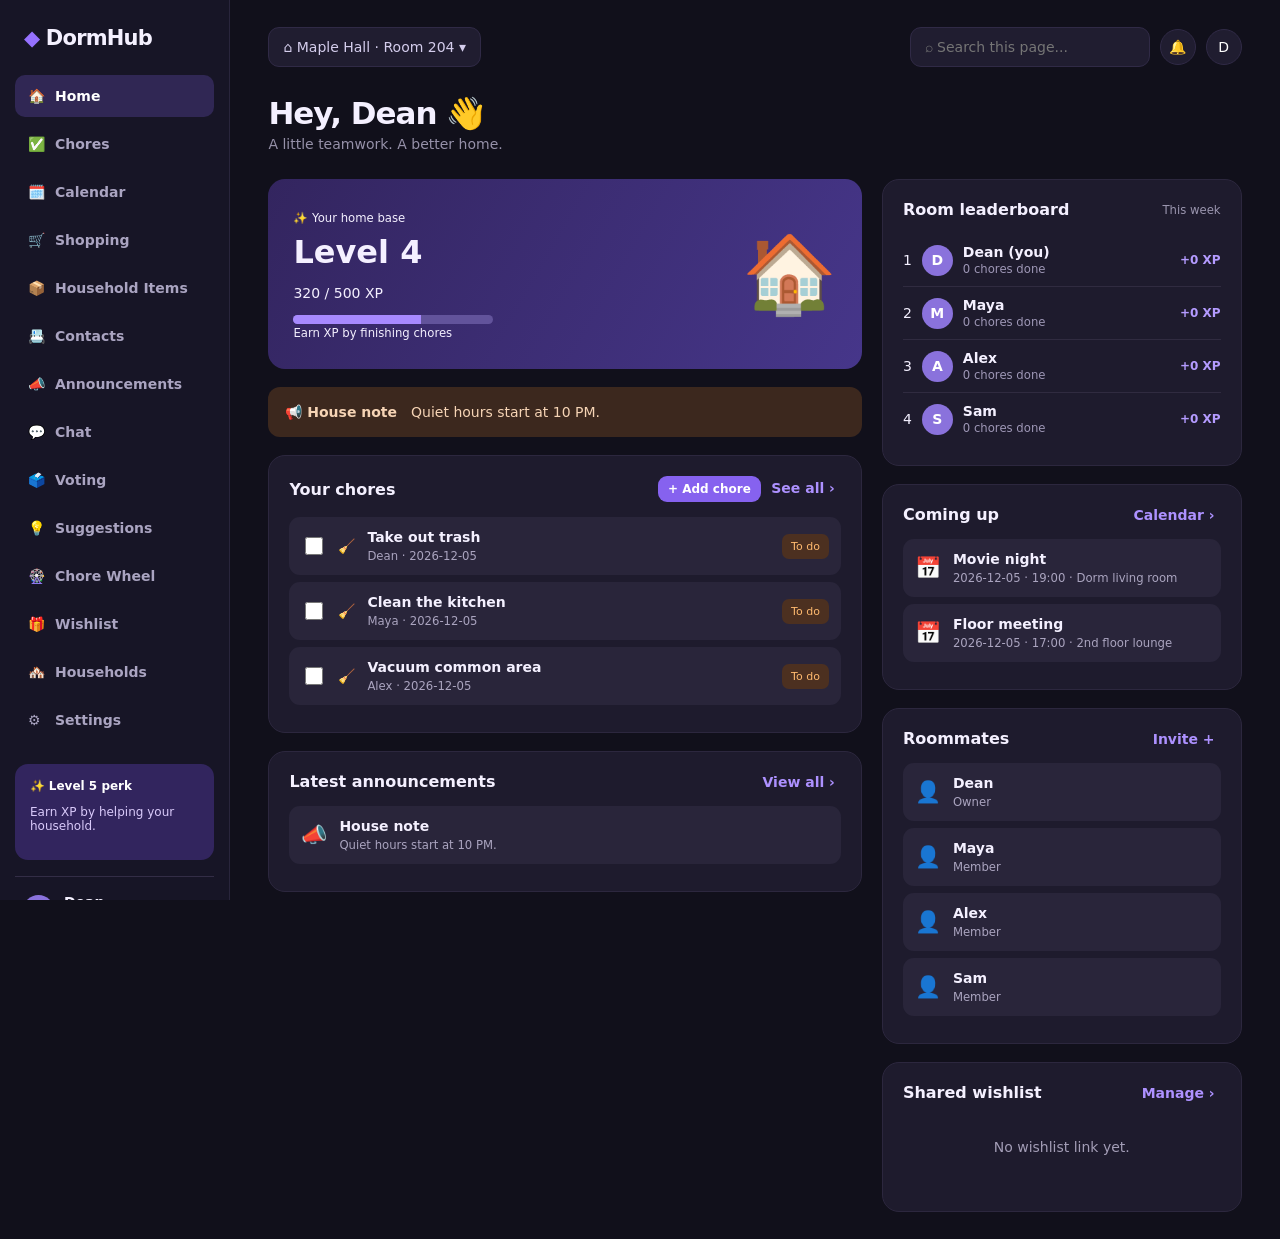
<file: dormhub- Working prototype/frontend/index.html>
<!doctype html><html lang="en"><head><meta charset="utf-8"><meta name="viewport" content="width=device-width,initial-scale=1"><title>DormHub | Home</title><link rel="stylesheet" href="src/prototype.css"></head><body><div id="app"></div><script src="src/prototype.js"></script></body></html>
</file>
<file: dormhub- Working prototype/frontend/src/prototype.css>
:root{font-family:Inter,ui-sans-serif,system-ui,-apple-system,Segoe UI,sans-serif;color:#f4f0ff;background:#11101b;font-size:14px}*{box-sizing:border-box}body{margin:0}button,input,textarea,select{font:inherit}button{cursor:pointer}button:disabled{opacity:.4;cursor:not-allowed}.shell{display:grid;grid-template-columns:230px 1fr;min-height:100vh}.sidebar{background:#171526;border-right:1px solid #29253c;padding:24px 15px;display:flex;flex-direction:column;gap:23px;position:sticky;top:0;height:100vh}.brand{font-size:21px;font-weight:850;letter-spacing:-.8px;padding:2px 9px}.brand span{color:#9671ff}.nav{display:grid;gap:6px}.nav button{width:100%;text-align:left;background:transparent;border:0;color:#aaa4c1;padding:13px;border-radius:10px;font-weight:650}.nav button.active,.nav button:hover{background:#302754;color:#fff}.nav button .ico{display:inline-block;width:27px}.side-bottom{margin-top:auto}.mini{background:#32255e;border-radius:13px;padding:15px;margin-bottom:16px;font-size:12px;color:#d9cafa}.mini strong{color:#fff}.person{border-top:1px solid #332d46;padding:17px 8px;display:flex;gap:10px;align-items:center}.avatar{width:31px;height:31px;display:inline-grid;place-items:center;border-radius:50%;background:#8a72dc;color:#fff;font-weight:800;flex:none}.person small,.muted{color:#9a95ae}.content{padding:27px clamp(20px,3vw,52px);max-width:1510px;width:100%;margin:auto}.topbar{display:flex;justify-content:space-between;align-items:center;gap:12px;margin-bottom:28px}.top-actions{display:flex;align-items:center;gap:10px}.pill,.search{border:1px solid #302a46;background:#201d30;border-radius:11px;color:#d4cdec;padding:11px 14px}.search{min-width:240px}.circle{border:1px solid #302a46;background:#201d30;border-radius:50%;width:36px;height:36px;color:#fff}.title{font-size:31px;font-weight:800;letter-spacing:-1px;margin:0 0 4px}.subtitle{color:#9691a9;margin:0 0 27px}.dashboard{display:grid;grid-template-columns:minmax(0,1.65fr) minmax(290px,1fr);gap:20px}.stack{display:grid;gap:18px;align-content:start}.panel{background:#1e1b2d;border:1px solid #2c273e;border-radius:17px;padding:20px}.panel h3{margin:0 0 15px;font-size:16px}.hero{background:linear-gradient(120deg,#33255f,#46368a);border-radius:17px;min-height:190px;padding:25px;display:flex;justify-content:space-between;align-items:center}.hero h2{font-size:32px;margin:8px 0}.hero .art{font-size:76px}.progress{height:9px;border-radius:10px;background:#62539b;width:200px;overflow:hidden}.progress span{display:block;background:#a789ff;height:100%;width:64%}.announcement{background:#3c281e;border-radius:12px;padding:17px;color:#f6d4b5;display:flex;gap:14px}.item{display:flex;align-items:center;gap:12px;background:#29253a;border-radius:11px;padding:12px;margin:7px 0}.item .grow{flex:1;min-width:0}.item strong{display:block}.item small{display:block;color:#aaa4bf;margin-top:4px}.item.done{opacity:.56}.item.done strong{text-decoration:line-through}.check{accent-color:#9e7cfb;width:18px;height:18px}.tag{font-size:11px;background:#3e3557;color:#cbb5ff;border-radius:7px;padding:6px 9px}.tag.orange{background:#4c3020;color:#ffba6f}.panel-head{display:flex;justify-content:space-between;align-items:center;gap:10px;margin-bottom:15px}.panel-head h3{margin:0}.link{background:none;border:0;color:#ad91ff;font-weight:750}.btn{border:0;border-radius:9px;background:#8662ef;color:#fff;padding:10px 14px;font-weight:750}.btn:hover{background:#9b7cff}.btn.secondary{background:#34304a;color:#e4dbff}.btn.danger{background:#663448}.btn.small{padding:6px 10px;font-size:12px}.actions{display:flex;gap:8px;flex-wrap:wrap}.leader{display:flex;align-items:center;gap:10px;border-bottom:1px solid #302b40;padding:10px 0}.leader:last-child{border:0}.leader .grow{flex:1}.leader small{color:#9e97b6}.leader b{color:#b49bff;font-size:12px}.event-date{background:#6e4dd4;border-radius:8px;padding:9px;min-width:42px;text-align:center;font-weight:800}.grid2{display:grid;grid-template-columns:repeat(2,minmax(0,1fr));gap:18px}.form{display:grid;gap:13px}.field{display:grid;gap:6px;color:#c6bfd8;font-weight:650}.field input,.field select,.field textarea{background:#141321;border:1px solid #3b344f;color:#fff;border-radius:9px;padding:11px;min-width:0;width:100%}.field textarea{min-height:80px;resize:vertical}.modal-bg{position:fixed;inset:0;background:#090812c9;display:grid;place-items:center;padding:20px;z-index:20}.modal{background:#252035;border:1px solid #51466b;border-radius:17px;padding:24px;width:min(490px,100%);max-height:90vh;overflow:auto}.modal h2{margin-top:0}.modal-actions{display:flex;justify-content:flex-end;gap:9px;margin-top:20px}.toast{position:fixed;bottom:24px;right:24px;background:#3e3263;padding:13px 20px;border-radius:11px;z-index:30;box-shadow:0 6px 30px #0007}.auth{min-height:100vh;display:grid;place-items:center;padding:20px;background:radial-gradient(circle at 60% 10%,#32235d,#11101b 60%)}.auth-card{width:min(420px,100%);padding:32px;background:#201c30;border:1px solid #3a3056;border-radius:20px}.auth-card h1{font-size:30px}.tabs{display:flex;gap:10px;margin-bottom:20px}.tabs button{flex:1}.empty{color:#a39db6;padding:22px;text-align:center}.notice{color:#f7b2a8}.section-heading{display:flex;justify-content:space-between;align-items:center;gap:15px;margin-bottom:23px}.section-heading h1{margin:0;font-size:27px}.muted-note{font-size:12px;color:#9e97b5;margin-top:9px}.code{word-break:break-all;background:#151321;padding:12px;border-radius:8px;color:#c8b8ff}.filter{max-width:180px}.mobile-top{display:none}@media(max-width:950px){.dashboard{grid-template-columns:1fr}.grid2{grid-template-columns:1fr}}@media(max-width:650px){.shell{display:block}.sidebar{height:auto;position:static;padding:12px}.brand{font-size:18px}.nav{display:flex;overflow:auto}.nav button{white-space:nowrap;width:auto;padding:10px}.side-bottom{display:none}.content{padding:20px 15px}.topbar{flex-wrap:wrap}.search{min-width:120px;width:170px}.title{font-size:25px}.hero{min-height:155px}.hero .art{font-size:48px}}
/* Sprint 3 */
.chat-layout{display:grid;grid-template-columns:220px minmax(0,1fr);gap:18px}.chat-tab{display:block;width:100%;border:0;background:transparent;color:#d8d1eb;text-align:left;padding:12px;border-radius:9px;margin:5px 0}.chat-tab.selected,.chat-tab:hover{background:#3b305e}.messages{min-height:300px;max-height:490px;overflow:auto;display:flex;flex-direction:column;gap:12px;padding:12px 0}.bubble{background:#312b46;border-radius:13px;padding:12px;max-width:82%;align-self:flex-start;overflow-wrap:anywhere}.bubble.mine{background:#513a8a;align-self:flex-end}.bubble p{margin:7px 0;white-space:pre-wrap}.bubble small{color:#bcb3d0}.compose{display:flex;gap:10px}.compose input{flex:1;min-width:0;border:1px solid #453959;background:#141321;color:white;border-radius:9px;padding:12px}.spaced{margin-top:18px}.vote-option{margin:16px 0;padding:12px;background:#29253a;border-radius:11px}.vote-track{height:8px;background:#171324;border-radius:8px;overflow:hidden;margin:9px 0}.vote-track span{display:block;height:100%;background:#a78bfa}.member-check{display:block;background:#29253a;padding:12px;border-radius:9px}.member-check input{accent-color:#9e7cfb}.sidebar{overflow-y:auto}.item .actions{justify-content:flex-end}@media(max-width:760px){.chat-layout{grid-template-columns:1fr}.chat-layout>.panel:first-child{display:flex;flex-wrap:wrap;gap:6px}.chat-tab{width:auto}.item{flex-wrap:wrap}}
</file>
